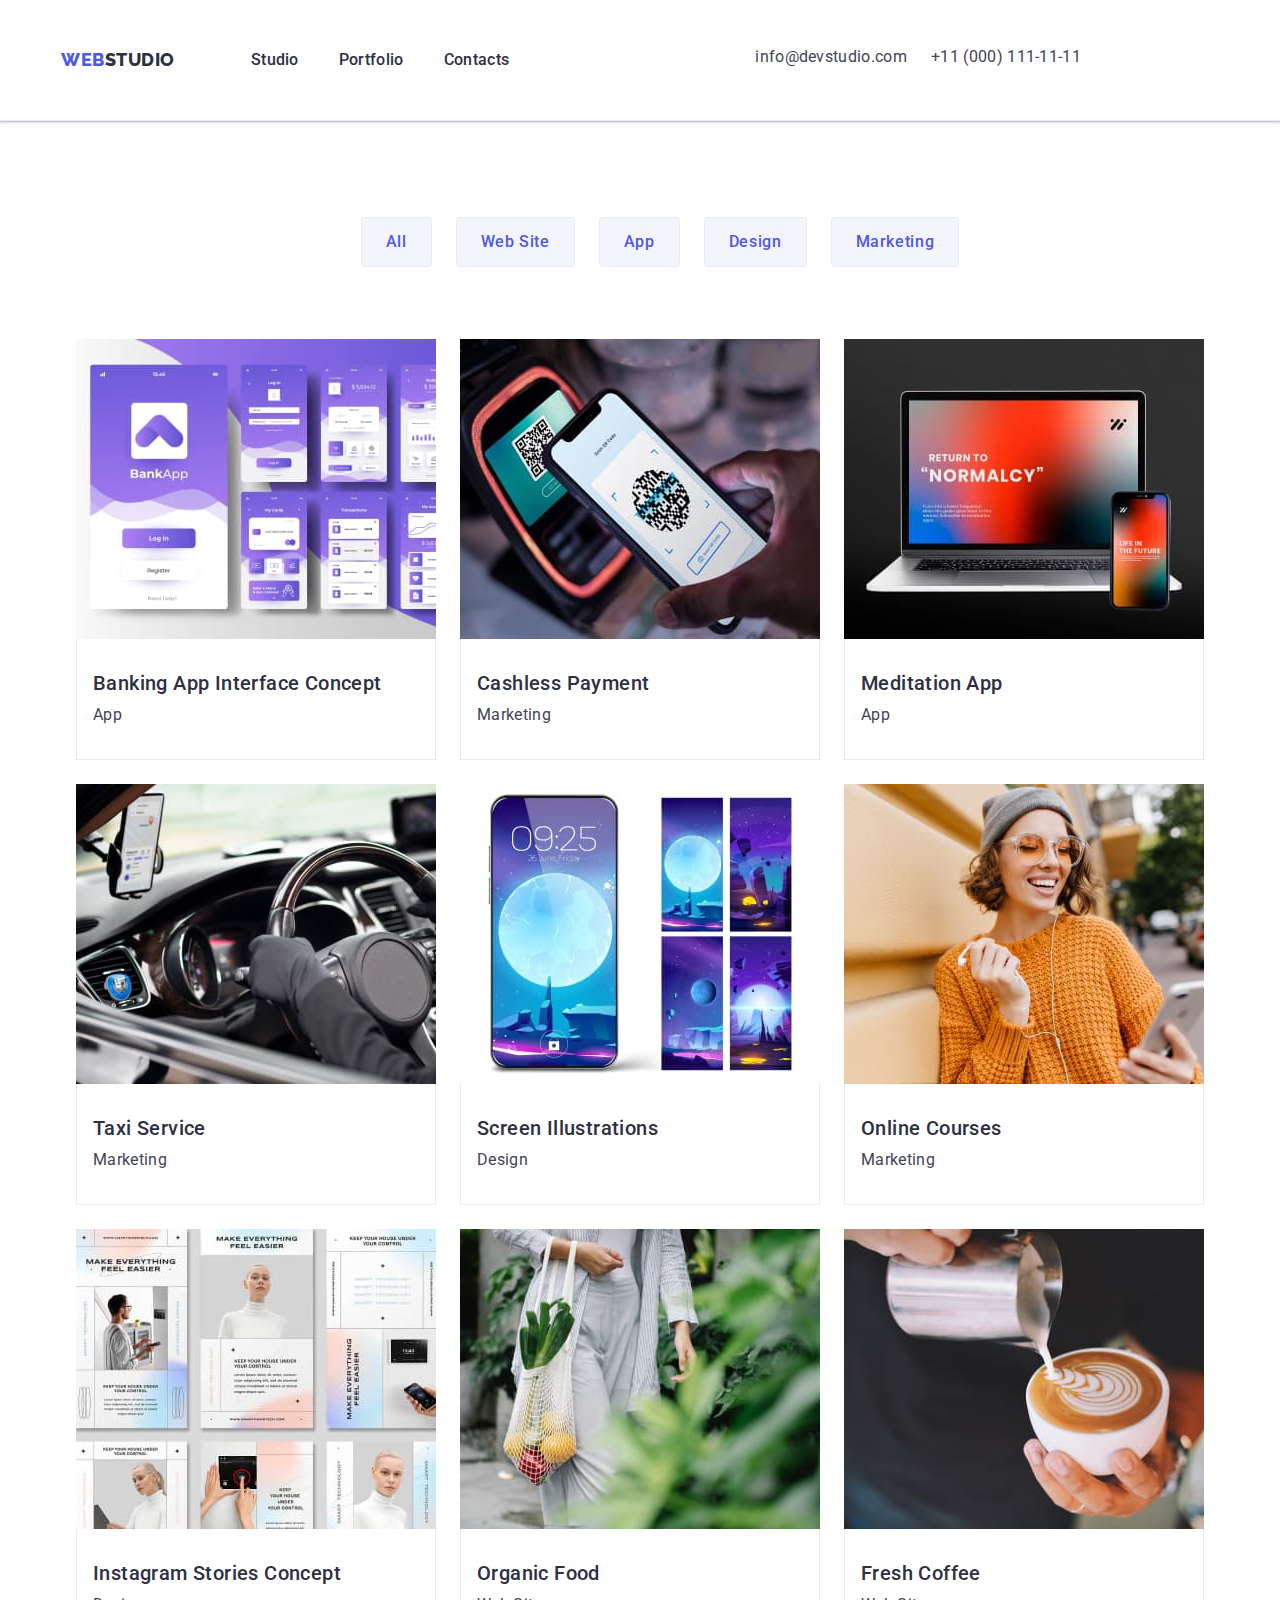
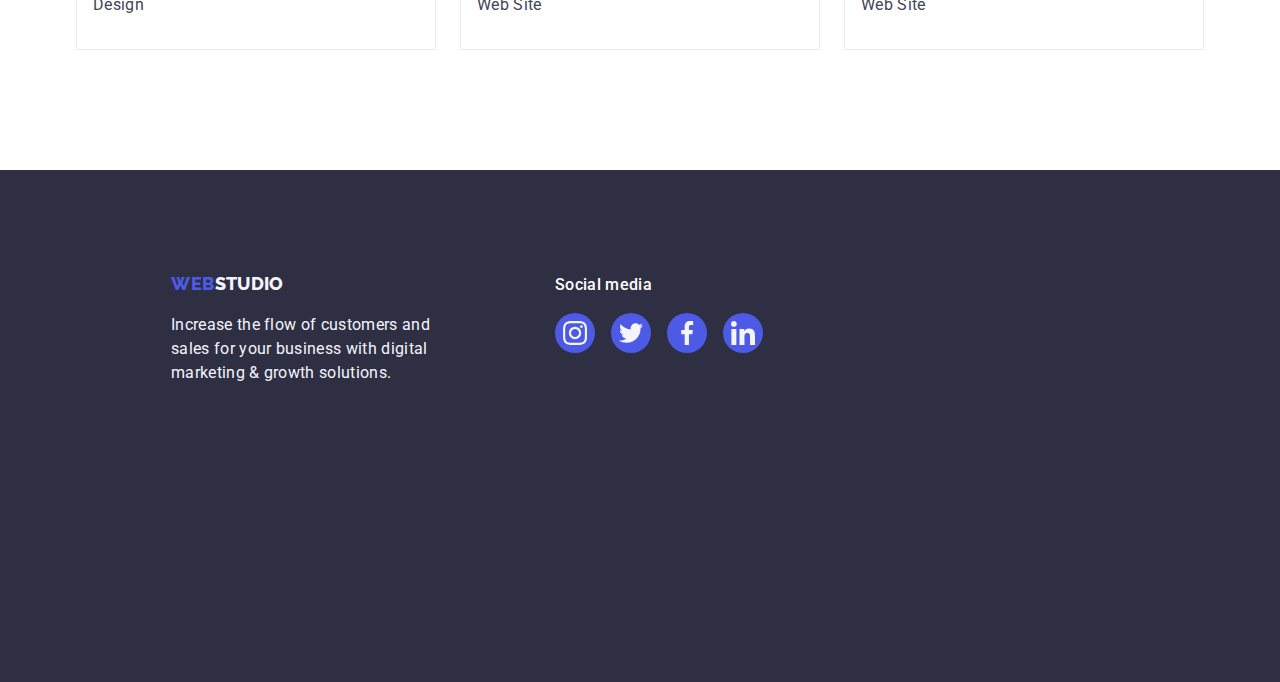
<file: portfolio.html>
<!DOCTYPE html>
<html lang="en">
  <head>
    <meta charset="UTF-8" />
    <meta name="viewport" content="width=device-width, initial-scale=1.0" />
    <title>WebStudio</title>

    <link
      rel="stylesheet"
      href="https://cdnjs.cloudflare.com/ajax/libs/modern-normalize/2.0.0/modern-normalize.min.css"
      integrity="sha512-4xo8blKMVCiXpTaLzQSLSw3KFOVPWhm/TRtuPVc4WG6kUgjH6J03IBuG7JZPkcWMxJ5huwaBpOpnwYElP/m6wg=="
      crossorigin="anonymous"
      referrerpolicy="no-referrer"
    />

    <link rel="preconnect" href="https://fonts.googleapis.com" />
    <link rel="preconnect" href="https://fonts.gstatic.com" crossorigin />
    <link
      href="https://fonts.googleapis.com/css2?family=Raleway:wght@700&family=Roboto:wght@400;500;700;900&display=swap"
      rel="stylesheet"
    />

    <link rel="stylesheet" href="./css/styles.css" />
  </head>
  <body class="body">
    <header class="all-container">
      <div class="header-container container">
        <!-- Logo -->

        <nav class="logo-style">
          <a class="logo-link link" href="./index.html"
            >Web<span class="logo-link-second">Studio</span></a
          >

          <!-- Navigation -->
          <ul class="nav-style">
            <li>
              <a class="list-link link" href="./index.html">Studio</a>
            </li>
            <li>
              <a class="list-link link" href="./portfolio.html">Portfolio</a>
            </li>
            <li><a class="list-link link" href="">Contacts</a></li>
          </ul>
        </nav>

        <!-- Address-->

        <address class="address">
          <ul class="list address-style-one">
            <li>
              <a class="link-address link" href="mailto:info@devstudio.com"
                >info@devstudio.com</a
              >
            </li>
            <li>
              <a class="link-address link" href="tel:+110001111111"
                >+11 (000) 111-11-11</a
              >
            </li>
          </ul>
        </address>
      </div>
    </header>

    <!-- Button -->

    <main>
      <section class="buttons-style">
        <div class="container">
          <h1 class="visually-hidden">Explorer</h1>
          <ul class="list button-margin-style">
            <li>
              <button class="button-portofolio btn-border" type="button">
                All
              </button>
            </li>
            <li>
              <button class="button-portofolio btn-border" type="button">
                Web Site
              </button>
            </li>
            <li>
              <button class="button-portofolio btn-border" type="button">
                App
              </button>
            </li>
            <li>
              <button class="button-portofolio btn-border" type="button">
                Design
              </button>
            </li>
            <li>
              <button class="button-portofolio btn-border" type="button">
                Marketing
              </button>
            </li>
          </ul>

          <!-- Images -->

          <ul class="list next-row-description-style row-gap">
            <li class="li-row-style">
              <a href="" class="link">
                <img
                  src="./images/images-20.jpg"
                  alt="Banking App Interface Concept"
                  width="360"
                />
                <div class="description-container">
                  <h2 class="title-second-p">Banking App Interface Concept</h2>
                  <p class="paragraf-p">App</p>
                </div></a
              >
            </li>
            <li class="li-row-style">
              <a href="" class="link">
                <img
                  src="./images/images-21.jpg"
                  alt="Cashless Payment"
                  width="360"
                />
                <div class="description-container">
                  <h2 class="title-second-p">Cashless Payment</h2>
                  <p class="paragraf-p">Marketing</p>
                </div>
              </a>
            </li>
            <li class="li-row-style">
              <a href="" class="link">
                <img
                  src="./images/images-22.jpg"
                  alt="Meditaion App"
                  width="360"
                />
                <div class="description-container">
                  <h2 class="title-second-p">Meditation App</h2>
                  <p class="paragraf-p">App</p>
                </div></a
              >
            </li>
            <li class="li-row-style">
              <a href="" class="link">
                <img
                  src="./images/images-23.jpg"
                  alt="Taxi Service"
                  width="360"
                />
                <div class="description-container">
                  <h2 class="title-second-p">Taxi Service</h2>
                  <p class="paragraf-p">Marketing</p>
                </div></a
              >
            </li>
            <li class="li-row-style">
              <a href="" class="link">
                <img
                  src="./images/images-24.jpg"
                  alt="Screen Illustrations"
                  width="360"
                />
                <div class="description-container">
                  <h2 class="title-second-p">Screen Illustrations</h2>
                  <p class="paragraf-p">Design</p>
                </div></a
              >
            </li>
            <li class="li-row-style">
              <a href="" class="link">
                <img
                  src="./images/images-25.jpg"
                  alt="Online Courses"
                  width="360"
                />
                <div class="description-container">
                  <h2 class="title-second-p">Online Courses</h2>
                  <p class="paragraf-p">Marketing</p>
                </div></a
              >
            </li>
            <li class="li-row-style">
              <a href="" class="link">
                <img
                  src="./images/images-26.jpg"
                  alt="Instagram Stories Concept"
                  width="360"
                />
                <div class="description-container">
                  <h2 class="title-second-p">Instagram Stories Concept</h2>
                  <p class="paragraf-p">Design</p>
                </div></a
              >
            </li>
            <li class="li-row-style">
              <a href="" class="link">
                <img
                  src="./images/images-27.jpg"
                  alt="Organic Food"
                  width="360"
                />
                <div class="description-container">
                  <h2 class="title-second-p">Organic Food</h2>
                  <p class="paragraf-p">Web Site</p>
                </div></a
              >
            </li>
            <li class="li-row-style">
              <a href="" class="link">
                <img
                  src="./images/images-28.jpg"
                  alt="Fresh Coffee"
                  width="360"
                />
                <div class="description-container">
                  <h2 class="title-second-p">Fresh Coffee</h2>
                  <p class="paragraf-p">Web Site</p>
                </div></a
              >
            </li>
          </ul>
        </div>
      </section>
    </main>

    <!-- Footer -->

    <footer class="fundal-footer">
      <div class="container-footer container">
        <div class="div-footer-child">
          <a class="logo-link link footer-link" href="./index.html"
            >Web<span class="logo-link-footer">Studio</span></a
          >

          <p class="paragraf-footer footer-footer-p">
            Increase the flow of customers and sales for your business with
            digital marketing & growth solutions.
          </p>
        </div>
        <div class="soc-media-div">
          <p class="sm-footer">Social media</p>
          <ul class="ul-footer">
            <li class="li-footer">
              <a href="" class="last-link-footer">
                <svg width="24" height="24" class="svg-footer">
                  <use href="./images/icons.svg#icon-instagram-footersvg"></use>
                </svg>
              </a>
            </li>

            <li class="li-footer">
              <a href="" class="last-link-footer">
                <svg width="24" height="24" class="svg-footer">
                  <use href="./images/icons.svg#icon-twitter-footersvg"></use>
                </svg>
              </a>
            </li>

            <li class="li-footer">
              <a href="" class="last-link-footer">
                <svg width="24" height="24" class="svg-footer">
                  <use href="./images/icons.svg#icon-facebook-footersvg"></use>
                </svg>
              </a>
            </li>

            <li class="li-footer">
              <a href="" class="last-link-footer">
                <svg width="24" height="24" class="svg-footer">
                  <use href="./images/icons.svg#icon-linkedin-footersvg"></use>
                </svg>
              </a>
            </li>
          </ul>
        </div>
      </div>
    </footer>
  </body>
</html>
</file>
<file: css/styles.css>
:root {
  --brand-color: #4d5ae5;
  --navy-blue-color: #2e2f42;
  --white-color: #ffffff;
  --slate-color: #434455;
  --cloud-color: #f4f4fd;
  --cornflow: #e7e9fc;
  --ocean: #404bbf;
  --icon: #8e8f99;

  --logo-font-family: "Raleway", sans-serif;
  --text-font-family: "Roboto", sans-serif;
}

/* Global style */

*,
* ::before * ::after {
  box-sizing: border-box;
}

* {
  margin: 0;
}

body {
  font-family: "Roboto", sans-serif;
  color: var(--slate-color);
  background-color: var(--white-color);
}

a {
  text-decoration: none;
}

ul {
  list-style-type: none;
}

/* all-page-container-style */

.container {
  max-width: 1158px;
  margin: 0 auto;
  padding: 0 15px;
}

.all-container {
  border-bottom: 1px solid #e7e9fc;
  box-shadow: 0px 2px 1px rgba(46, 47, 66, 0.08),
    0px 1px 1px rgba(46, 47, 66, 0.16), 0px 1px 6px rgba(46, 47, 66, 0.08);
}

.header-container {
  display: flex;
  width: 1158px;
  flex-direction: row;
}

.logo-style {
  display: flex;
  align-items: center;
  margin-right: 76px;
}

.nav-style {
  display: flex;
  gap: 40px;
  padding: 24px 0;
}

.address-style-one {
  margin-top: 45px;
  margin-left: 130px;
}

/* section-one */

.title-all {
  background-image: linear-gradient(
      rgba(46, 47, 66, 0.7),
      rgba(46, 47, 66, 0.7)
    ),
    url(../images/photo-fundal-pag1.jpeg);
  background-color: var(--navy-blue-color);
  max-width: 1440px;
  background-repeat: no-repeat;
  background-position: center;
  background-size: cover;
}

.section-one-style {
  display: flex;
  padding: 188px 0;
}

.title-big {
  max-width: 496px;
}

.buttons-big {
  display: block;
  min-width: 169px;
  height: 56px;
  margin-top: 40px;
  border: none;
  background-color: #4d5ae5;
  border-radius: 4px;
  cursor: pointer;
  margin: auto;
  margin-top: 30px;
}

/* icons-pag-1 */

.icons-container-top {
  display: flex;
  align-items: center;
  justify-content: center;
  height: 112px;
  background-color: #f4f4fd;
  border-radius: 4px;
  margin-bottom: 8px;
}

.social {
  display: flex;
  gap: 24px;
  margin-left: -25px;
}

.svg-icon {
  fill: var(--cloud-color);
}

.insta {
  width: 40px;
  height: 40px;
  box-shadow: 0px 1px 6px rgba(46, 47, 66, 0.08),
    0px 1px 1px rgba(46, 47, 66, 0.16), 0px 2px 1px rgba(46, 47, 66, 0.08);
}

.instagr {
  width: 100%;
  height: 100%;
  background-color: var(--brand-color);
  border-radius: 50%;
  display: flex;
  align-items: center;
  justify-content: center;
  gap: 24;
}

.instagr:hover {
  background-color: #404bbf;
}

.instagr:focus {
  background-color: #404bbf;
}

/* section-two */

.section-two-style {
  padding: 120px 0;
}

.visually-hidden {
  position: absolute;
  width: 1px;
  height: 1px;
  margin: -1px;
  border: 0;
  padding: 0;
  white-space: nowrap;
  clip-path: inset(100%);
  clip: rect(0 0 0 0);
  overflow: hidden;
}

.li-style {
  width: calc((100%-72px) / 4);
}

.subtitle-style {
  margin-bottom: 8px;
}

/* section-three */

.section-three-style {
  padding-bottom: 120px;
}

.what-are-you-style {
  margin-bottom: 72px;
}

.images-style {
  width: calc((100%-48px) / 3);
}

/* section-four */

.section-four-style {
  padding: 120px 0;
}

.our-team-style {
  margin-bottom: 72px;
}

.team-name-style {
  width: calc((100%-72px) / 4);
  border-radius: 0px 0px 4px 4px;
  box-shadow: 0px 1px 6px rgba(46, 47, 66, 0.08),
    0px 1px 1px rgba(46, 47, 66, 0.16), 0px 2px 1px rgba(46, 47, 66, 0.08);
}

.team-name-container {
  padding: 32px 0;
  text-align: center;
  margin-bottom: 8px;
}

/* section-five-footer */

.fundal-footer {
  padding: 100px 0;
  height: 312px;
  background-color: #2e2f42;
}

.container-footer {
  display: flex;
  margin-left: 156px;
  align-items: baseline;
}

.footer-link {
  display: inline-block;
  margin-bottom: 16px;
}

.footer-footer-p {
  max-width: 264px;
}

/* all-page-container-portofolio */

img {
  display: block;
}

.buttons-style {
  padding-top: 96px;
  padding-bottom: 120px;
}

.button-margin-style {
  margin-bottom: 72px;
}

/* images-portofolio */

.next-row-description-style {
  flex-wrap: wrap;
  column-gap: 24px;
  padding: 0%;
  row-gap: 48px;
}

.li-row-style {
}

.description-container {
  padding: 32px 16px;
  border: 1px solid #e7e9fc;
  border-top: none;
}

/* logo */

.logo-link {
  color: var(--brand-color);
  font-family: "Raleway", sans-serif;
  font-size: 18px;
  font-weight: 800;
  line-height: 1.17;
  letter-spacing: 0.03em;
  text-transform: uppercase;
  margin-right: 76px;
}

.logo-link-second {
  color: var(--navy-blue-color);
}

/* Contacts */

.list {
  list-style: none;
  display: flex;
  gap: 24px;
  justify-content: center;
}

.link {
  text-decoration: none;
  display: block;
}

.link:hover {
  box-shadow: 0px 1px 6px rgba(46, 47, 66, 0.08),
    0px 1px 1px rgba(46, 47, 66, 0.16), 0px 2px 1px rgba(46, 47, 66, 0.08);
}

.link:focus {
  box-shadow: 0px 1px 6px rgba(46, 47, 66, 0.08),
    0px 1px 1px rgba(46, 47, 66, 0.16), 0px 2px 1px rgba(46, 47, 66, 0.08);
}

.list-link {
  color: var(--navy-blue-color);
  font-size: 16px;
  font-weight: 500;
  line-height: 1.5;
  letter-spacing: 0.02em;
  text-decoration: none;
  padding: 24px 0;
}

.list-link:hover,
.list-link:focus {
  color: #404bbf;
}

/* Address */

.address {
  font-style: normal;
  list-style-type: none;
  display: flex;
  gap: 40px;
}

.link-address {
  color: var(--slate-color);
  font-size: 16px;
  font-weight: 400;
  line-height: 1.5;
  letter-spacing: 0.02em;
  text-decoration: none;
}

.link-address:hover,
.link-address:focus {
  color: #404bbf;
}

/* section-one-title */

.title {
  color: var(--white-color);
  font-size: 56px;
  font-weight: 700;
  line-height: 1.07;
  letter-spacing: 0.02em;
  text-align: center;
}

/* button-page-1 */

.button-html {
  font-family: "Roboto", sans-serif;
  color: var(--white-color);
  background-color: #4d5ae5;
  font-size: 16px;
  font-weight: 500;
  line-height: 1.5;
  letter-spacing: 0.04em;
  text-align: center;
  cursor: pointer;
}

.button-html-brand:hover,
.button-html-brand:focus {
  color: var(--white-color);
  background-color: #404bbf;
}

/* button-portofolio */

.button-portofolio {
  font-family: "Roboto", sans-serif;
  color: var(--brand-color);
  border: #e7e9fc;
  background: #f4f4fd;
  font-size: 16px;
  font-weight: 500;
  line-height: 1.5;
  letter-spacing: 0.04em;
  cursor: pointer;
  padding: 12px 24px;
  border: 1px solid #e7e9fc;
  border-radius: 4px;
}

.button-portofolio:hover,
.button-portofolio:focus {
  color: var(--white-color);
  background-color: #404bbf;
  border: 1px solid transparent;
  border: 1px solid transparent;
}

.btn-border:hover {
  box-shadow: 0px 3px 1px rgba(0, 0, 0, 0.1), 0px 2px 1px rgba(0, 0, 0, 0.08),
    0px 2px 2px rgba(0, 0, 0, 0.12);
}

.btn-border:focus {
  box-shadow: 0px 3px 1px rgba(0, 0, 0, 0.1), 0px 2px 1px rgba(0, 0, 0, 0.08),
    0px 2px 2px rgba(0, 0, 0, 0.12);
}

/* section-two-page-1 */

.subtitle-list {
  color: var(--navy-blue-color);
  font-size: 20px;
  font-weight: 500;
  line-height: 1.2;
  letter-spacing: 0.02em;
  text-transform: capitalize;
}

/* Description-portofolio */

.title-second-p {
  color: var(--navy-blue-color);
  font-family: "Roboto", sans-serif;
  font-size: 20px;
  font-weight: 500;
  line-height: 1.2;
  letter-spacing: 0.02em;
  text-decoration: none;
  text-transform: capitalize;
  margin-bottom: 8px;
}

.paragraf-p {
  color: var(--slate-color);
  font-size: 16px;
  font-weight: 400;
  line-height: 1.5;
  letter-spacing: 0.02em;
}

/* section-three-page-1 */

.title-images {
  color: var(--navy-blue-color);
  font-size: 36px;
  line-height: 1.11;
  letter-spacing: 0.02em;
  text-align: center;
  text-transform: capitalize;
}

.title-images {
  background-color: #ffffffff;
}

.team {
  background-color: #ffffffff;
}

/* section-four-page-1 */

.our-team {
  background-color: #f4f4fd;
  display: flex;
}

.photo {
  background-color: #ffffff;
}

.title-our-team {
  display: flex;
  gap: 24px;
  font-size: 36px;
  line-height: 1.11;
  text-align: center;
  letter-spacing: 0.02em;
  text-transform: capitalize;
  color: var(--navy-blue-color);
  margin-left: 500px;
}

.team-name {
  font-size: 20px;
  font-weight: 500;
  line-height: 1.2;
  letter-spacing: 0.02em;
  color: var(--navy-blue-color);
  margin-bottom: 8px;
}

.paragraf {
  color: var(--slate-color);
  font-size: 16px;
  font-weight: 400;
  line-height: 1.5;
  letter-spacing: 0.02em;
}

/* section-five-pag.1 */

.section-custom {
  padding-top: 120px;
  padding-bottom: 120px;
}

.title-custom {
  font-size: 36px;
  line-height: 1.11;
  color: var(--navy-blue-color);
  margin-bottom: 72px;
  text-align: center;
}

.list-custom {
  display: flex;
  gap: 24px;
  list-style-type: none;
  height: 88px;
  padding: 0%;
}

.link-custom {
  width: 100%;
  height: 100%;
  border: 1px solid #8e8f99;
  border-radius: 4px;
  display: flex;
  align-items: center;
  justify-content: center;
  color: var(--icon);
}

.link-custom:hover {
  border-color: #404bbf;
  color: #404bbf;
}

.link-custom:focus {
  border-color: #404bbf;
  color: #404bbf;
}

.icon-custom {
  fill: currentColor;
}

.li-custom {
  width: calc((100% - 120px) / 6);
}

/* Footer-bouth*/

.logo-link-footer {
  color: var(--cloud-color);
  font-family: "Raleway", sans-serif;
  font-size: 18px;
  line-height: 1.5;
  letter-spacing: 0.02em;
}

.paragraf-footer {
  font-size: 16px;
  color: var(--cloud-color);
  line-height: 1.5;
  letter-spacing: 0.02em;
}

.fundal-footer-link {
  font-family: "Raleway", sans-serif;
  font-weight: 800;
  font-size: 18px;
  line-height: 1.17;
  letter-spacing: 0.03em;
  text-transform: lowercase;
  background-color: var(--navy-blue-color);
}

.div-footer-child {
  margin-right: 120px;
}

.sm-footer {
  margin-bottom: 16px;
  font-family: Roboto;
  font-size: 16px;
  font-style: normal;
  font-weight: 500;
  line-height: 1.5;
  letter-spacing: 0.02em;
  color: var(--white-color);
}

.ul-footer {
  display: flex;
  gap: 16px;
  justify-content: center;
  list-style-type: none;
  margin-left: -40px;
}

.li-footer {
  width: 40px;
  height: 40px;
}

.last-link-footer {
  width: 100%;
  height: 100%;
  background-color: #4d5ae5;
  border-radius: 50%;
  display: flex;
  align-items: center;
  justify-content: center;
}

.last-link-footer:hover {
  background-color: #31d0aa;
}

.last-link-footer:focus {
  background-color: #31d0aa;
}

.svg-footer {
  display: flex;
  align-items: center;
  justify-content: center;
  padding-inline-end: 0%;
  fill: var(--cloud-color);
}
</file>
